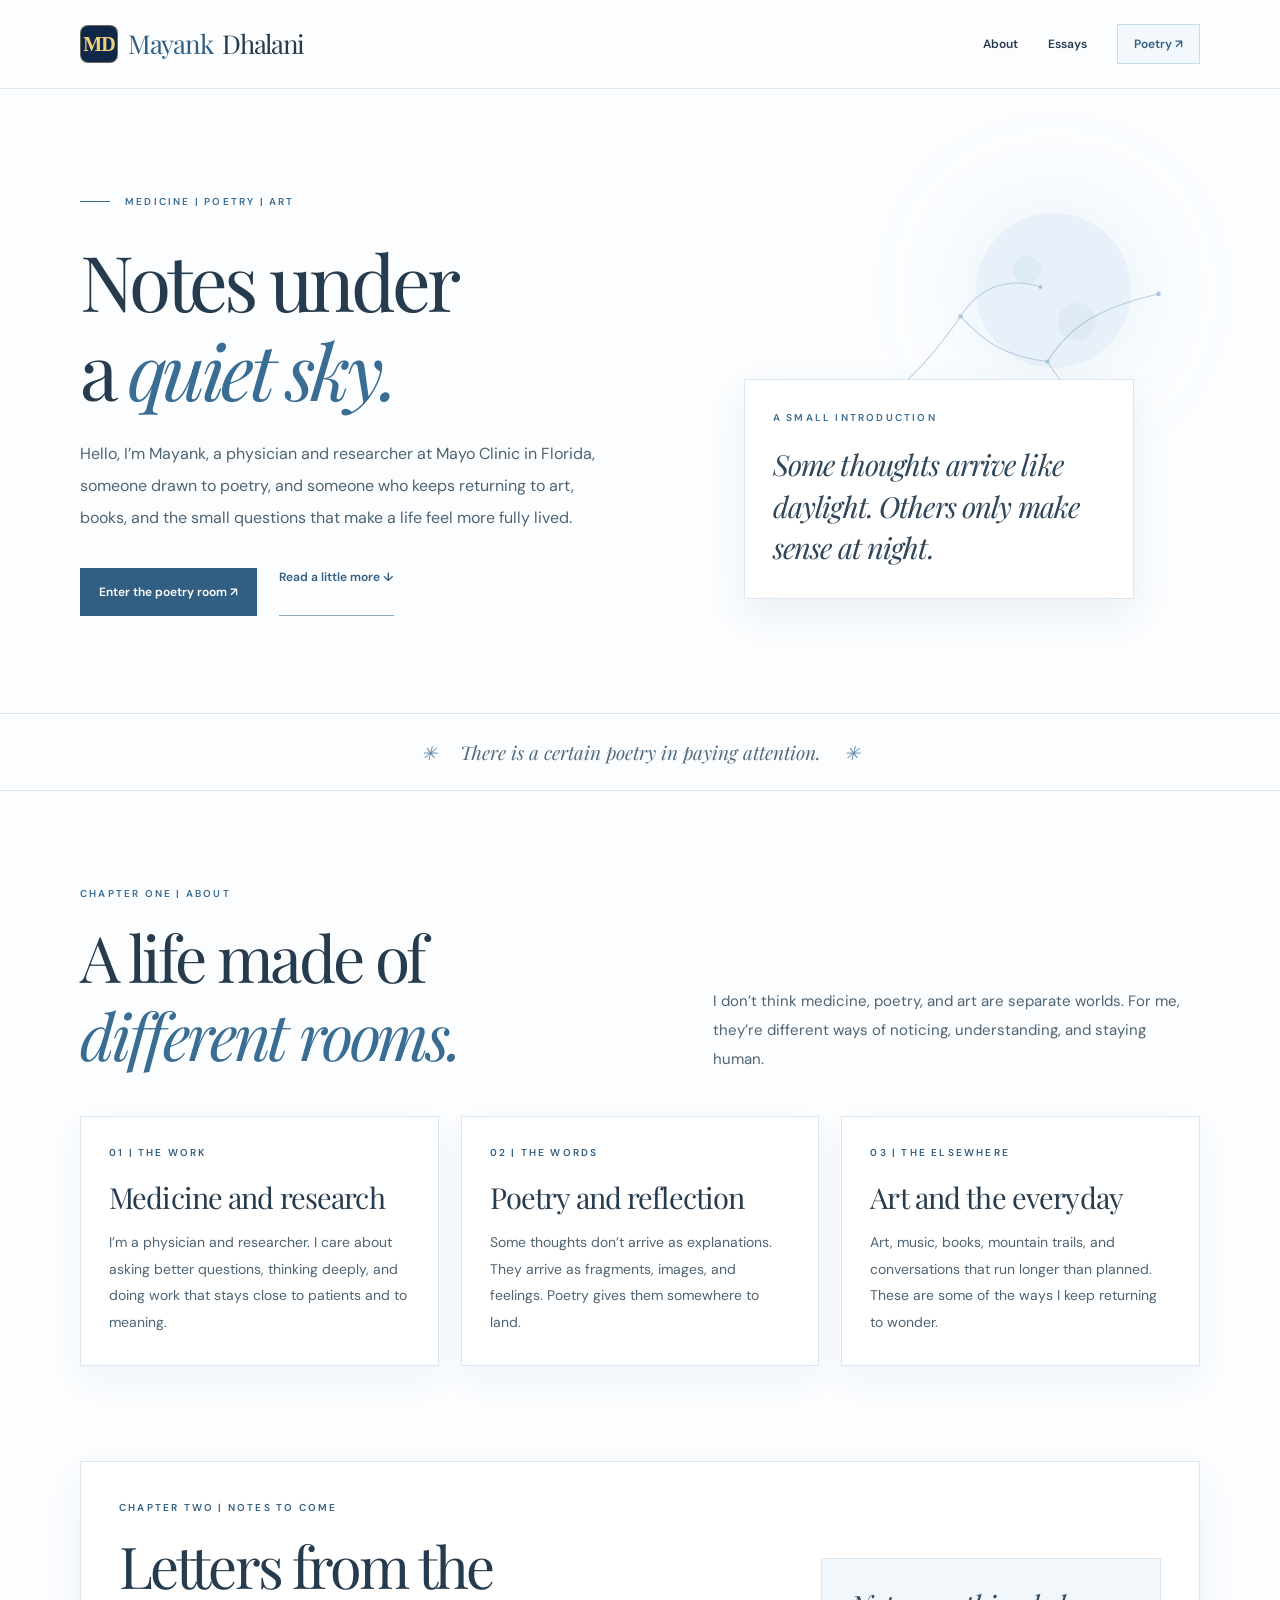
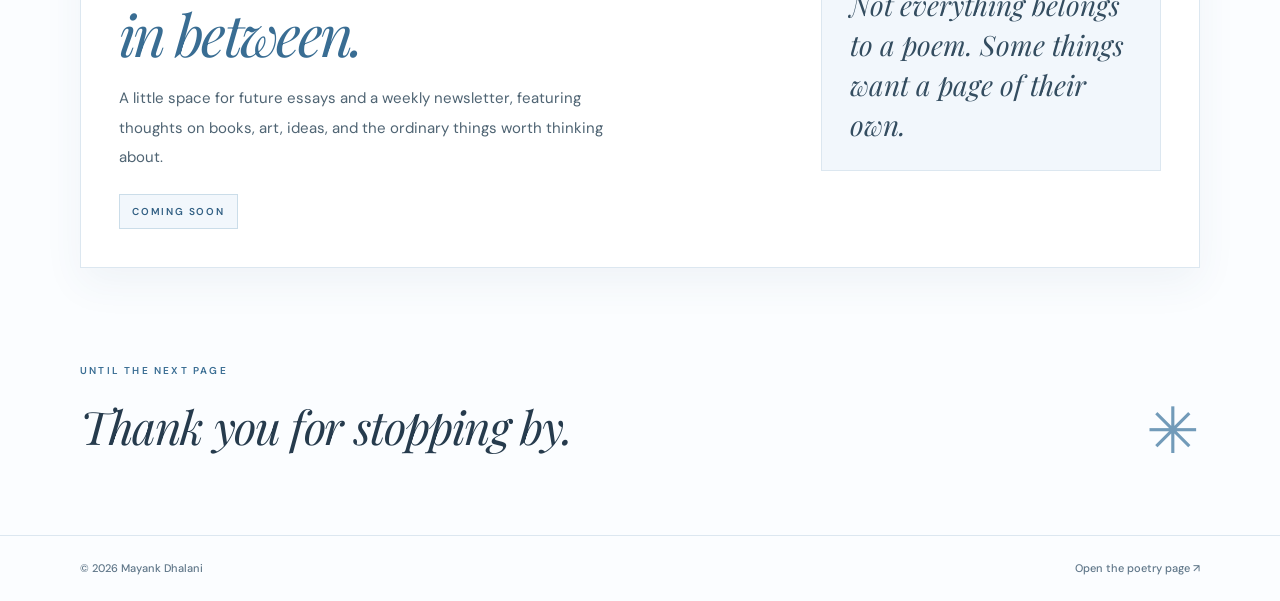
<file: index.html>
<!doctype html>
<html lang="en">
<head>
  <meta charset="utf-8">
  <meta name="viewport" content="width=device-width, initial-scale=1">
  <meta name="theme-color" content="#fbfdff">
  <meta name="description" content="Mayank Dhalani | medicine, poetry, art, and notes under a quiet sky.">
  <title>Mayank Dhalani | Notes Under a Quiet Sky</title>
  <link rel="icon" href="favicon.svg?v=4" type="image/svg+xml">
  <link rel="preconnect" href="https://fonts.googleapis.com">
  <link rel="preconnect" href="https://fonts.gstatic.com" crossorigin>
  <link href="https://fonts.googleapis.com/css2?family=DM+Sans:wght@400;500;600;700&family=Playfair+Display:ital,wght@0,400;0,500;1,400;1,500&display=swap" rel="stylesheet">
  <style>
    :root{
      color-scheme:light;
      --bg:#f3f8fc;--bg-soft:#eaf3f9;--panel:#ffffff;--panel-soft:#edf5fb;
      --accent:#7fa8c7;--accent-deep:#5f89ab;--text:#2d4353;--muted:#5f7280;--line:#d6e4ef;
      --serif:"Playfair Display",Georgia,serif;--sans:"DM Sans",system-ui,sans-serif;
    }
    *{box-sizing:border-box}html{scroll-behavior:smooth}body{margin:0;background:var(--bg);color:var(--text);font:400 15px/1.8 var(--sans);overflow-x:hidden;-webkit-font-smoothing:antialiased}a{color:inherit}a:focus-visible{outline:2px solid var(--accent-deep);outline-offset:4px}.container{width:min(1120px,calc(100% - 88px));margin-inline:auto}.micro{font:600 10px/1.6 var(--sans);letter-spacing:.22em;text-transform:uppercase}
    .sky{position:fixed;inset:0;z-index:-2;background:radial-gradient(circle at 80% 18%, rgba(167,202,228,.28), transparent 28%),radial-gradient(circle at 18% 72%, rgba(196,223,240,.35), transparent 34%),linear-gradient(160deg,#f8fbfe 0%, #eef5fa 55%, #e8f1f8 100%)}
    .sky:before,.sky:after{content:"";position:absolute;inset:0;background-image:radial-gradient(1px 1px at 8% 18%,#fff 95%,transparent),radial-gradient(1.6px 1.6px at 17% 56%,#fff 95%,transparent),radial-gradient(1px 1px at 26% 12%,#fff 95%,transparent),radial-gradient(1px 1px at 43% 62%,#fff 95%,transparent),radial-gradient(1.4px 1.4px at 56% 16%,#fff 95%,transparent),radial-gradient(1px 1px at 68% 43%,#fff 95%,transparent),radial-gradient(2px 2px at 79% 20%,#fff 95%,transparent),radial-gradient(1px 1px at 92% 28%,#fff 95%,transparent),radial-gradient(1.3px 1.3px at 88% 73%,#fff 95%,transparent),radial-gradient(1px 1px at 73% 81%,#fff 95%,transparent),radial-gradient(1.6px 1.6px at 54% 88%,#fff 95%,transparent);opacity:.32;filter:invert(1)}.sky:after{opacity:.12;transform:scale(1.2) rotate(15deg)}
    header{border-bottom:1px solid var(--line)}.nav{min-height:88px;display:flex;justify-content:space-between;align-items:center;gap:20px}.brand{text-decoration:none;font:400 26px/1.25 var(--serif);letter-spacing:-.05em;display:inline-flex;align-items:center;gap:10px}.brand img{width:34px;height:34px;flex:none}.brand span{color:var(--accent-deep)}.navlinks{display:flex;gap:30px;align-items:center}.navlinks a{text-decoration:none;font:600 12px/1.5 var(--sans);color:var(--text)}.navlinks a:hover,.pill:hover{color:var(--accent-deep)}.pill{padding:10px 16px;border:1px solid #b8d0e1;background:#f9fcff}
    .hero{padding:96px 0 88px;display:grid;grid-template-columns:1.08fr .92fr;align-items:center;gap:42px}.eyebrow{display:flex;align-items:center;gap:15px;color:var(--accent-deep)}.eyebrow:before{content:"";width:30px;height:1px;background:currentColor}.hero h1{font:400 clamp(54px,6vw,88px)/1.16 var(--serif);letter-spacing:-.055em;margin:26px 0 24px}.hero h1 em{color:var(--accent-deep);font-weight:400}.hero p{max-width:540px;color:var(--muted);font-size:16px;line-height:2;margin:0}.actions{display:flex;flex-wrap:wrap;gap:22px;margin-top:34px}.button{display:inline-flex;align-items:center;gap:14px;padding:14px 18px;background:var(--accent);border:1px solid var(--accent);text-decoration:none;font:600 12px/1.5 var(--sans);color:#fff}.button:hover{background:var(--accent-deep)}.textlink{text-decoration:none;border-bottom:1px solid #9fbfd7;color:var(--accent-deep);padding-bottom:5px;font:600 12px/1.5 var(--sans)}
    .hero-art{position:relative;height:440px}.moon{position:absolute;top:28px;right:14%;width:155px;height:155px;border-radius:50%;background:#edf4fa;box-shadow:0 0 80px rgba(180,210,230,.42),0 0 180px rgba(180,210,230,.18)}.moon:after{content:"";position:absolute;width:28px;height:28px;border-radius:50%;left:37px;top:43px;background:#dce7f1;opacity:.65;box-shadow:50px 52px 0 5px #dce7f1}.constellation{position:absolute;inset:20px 0 auto auto;width:70%;height:70%}.constellation svg{width:100%;height:100%}.note-card{position:absolute;left:8%;bottom:26px;width:min(390px,82%);padding:30px 28px;background:var(--panel);border:1px solid #d9e6f0;box-shadow:0 20px 40px rgba(92,126,153,.08)}.note-card .micro{color:var(--accent-deep)}.note-card p{font:italic 400 29px/1.42 var(--serif);letter-spacing:-.03em;margin:18px 0 0;color:var(--text)}
    .divider{border-top:1px solid var(--line);border-bottom:1px solid var(--line);padding:22px 0;text-align:center}.divider p{font:italic 400 19px/1.7 var(--serif);margin:0;color:#637583}.divider span{color:var(--accent-deep);padding-inline:18px}
    .about{padding:95px 0}.section-head{display:grid;grid-template-columns:1fr .85fr;gap:60px;align-items:end;margin-bottom:42px}.section-head .micro{color:var(--accent-deep)}.section-head h2{font:400 clamp(40px,5vw,66px)/1.22 var(--serif);letter-spacing:-.05em;margin:16px 0 0}.section-head h2 em{color:var(--accent-deep);font-weight:400}.section-head p{margin:0;color:var(--muted);line-height:1.95}.cards{display:grid;grid-template-columns:repeat(3,1fr);gap:22px}.card{background:var(--panel);border:1px solid #d9e6f0;padding:28px;min-height:250px;box-shadow:0 10px 26px rgba(92,126,153,.08)}.card h3{font:400 29px/1.3 var(--serif);letter-spacing:-.03em;margin:18px 0 12px}.card p{margin:0;color:var(--muted);font-size:14px;line-height:1.9}
    .essays{padding:0 0 95px}.essay-box{background:var(--panel);border:1px solid #d9e6f0;padding:38px;display:grid;grid-template-columns:1.1fr .9fr;gap:40px;align-items:center;box-shadow:0 10px 26px rgba(92,126,153,.08)}.essay-box h2{font:400 clamp(40px,4.5vw,60px)/1.18 var(--serif);letter-spacing:-.05em;margin:16px 0 16px}.essay-box h2 em{color:var(--accent-deep);font-weight:400}.essay-box p{margin:0;color:var(--muted);max-width:520px;line-height:1.95}.status{display:inline-block;margin-top:22px;padding:9px 12px;border:1px solid #bfd2e2;color:var(--accent-deep);font:600 10px/1.5 var(--sans);letter-spacing:.18em;text-transform:uppercase}.essay-note{justify-self:end;padding:26px 28px;background:var(--panel-soft);border:1px solid #d9e6f0;max-width:340px}.essay-note p{font:italic 400 28px/1.42 var(--serif);margin:0;color:#486172}
    .signoff{padding:0 0 76px;display:flex;justify-content:space-between;gap:30px;align-items:end}.signoff h2{font:italic 400 clamp(30px,3.7vw,46px)/1.4 var(--serif);letter-spacing:-.03em;margin:15px 0 0}.signoff .micro{color:var(--accent-deep)}.star{font:400 64px/1 var(--serif);color:var(--accent-deep)}
    footer{border-top:1px solid var(--line);padding:24px 0}.footer-inner{display:flex;justify-content:space-between;gap:20px;align-items:center}.footer-inner p,.footer-inner a{margin:0;text-decoration:none;color:#6e8190;font:500 11px/1.6 var(--sans)}
    @media(max-width:860px){.container{width:min(100% - 54px,720px)}.hero{grid-template-columns:1fr;gap:28px;padding-top:74px}.hero-art{height:350px}.section-head,.essay-box{grid-template-columns:1fr;gap:22px}.cards{grid-template-columns:1fr}.essay-note{justify-self:start}.signoff{padding-bottom:60px}}
    @media(max-width:620px){.container{width:calc(100% - 38px)}.nav{min-height:74px}.brand{font-size:21px}.brand img{width:30px;height:30px}.navlinks{gap:14px}.navlinks a{font-size:11px}.hero h1{font-size:clamp(50px,12vw,68px)}.note-card{left:2%;width:92%}.hero-art{height:330px}.about{padding:72px 0}.essay-box{padding:28px}.signoff{flex-wrap:wrap}.star{font-size:48px}}
  </style>
  <link rel="stylesheet" href="theme.css?v=4">
</head>
<body class="page-home">
  <div class="sky" aria-hidden="true"></div>
  <header><nav class="container nav"><a class="brand" href="./"><span class="brand-monogram" aria-hidden="true">MD</span><span>Mayank</span> Dhalani</a><div class="navlinks"><a href="#about">About</a><a href="#essays">Essays</a><a class="pill" href="poetry/">Poetry ↗</a></div></nav></header>
  <main>
    <section class="hero container">
      <div>
        <div class="eyebrow micro">Medicine | Poetry | Art</div>
        <h1>Notes under<br>a <em>quiet sky.</em></h1>
        <p>Hello, I’m Mayank, a physician and researcher at Mayo Clinic in Florida, someone drawn to poetry, and someone who keeps returning to art, books, and the small questions that make a life feel more fully lived.</p>
        <div class="actions"><a class="button" href="poetry/">Enter the poetry room ↗</a><a class="textlink" href="#about">Read a little more ↓</a></div>
      </div>
      <div class="hero-art" aria-hidden="true">
        <div class="moon"></div>
        <div class="constellation"><svg viewBox="0 0 400 260" xmlns="http://www.w3.org/2000/svg"><g stroke="#7fa8c7" stroke-width="1.2" fill="none" opacity=".8"><path d="M32 182 C75 145 96 121 124 81 C151 110 173 126 224 133 C250 91 286 70 352 55"/><path d="M124 81 C145 47 179 35 216 47"/><path d="M224 133 C242 163 264 183 300 194"/></g><g fill="#7fa8c7"><circle cx="32" cy="182" r="2.4"/><circle cx="124" cy="81" r="2.6"/><circle cx="224" cy="133" r="2.5"/><circle cx="352" cy="55" r="2.7"/><circle cx="216" cy="47" r="2.2"/><circle cx="300" cy="194" r="2.3"/></g></svg></div>
        <div class="note-card"><div class="micro">A small introduction</div><p>Some thoughts arrive like daylight. Others only make sense at night.</p></div>
      </div>
    </section>
    <div class="divider"><p><span aria-hidden="true">✳</span> There is a certain poetry in paying attention. <span aria-hidden="true">✳</span></p></div>
    <section id="about" class="about container">
      <div class="section-head"><div><div class="micro">Chapter one | About</div><h2>A life made of<br><em>different rooms.</em></h2></div><p>I don’t think medicine, poetry, and art are separate worlds. For me, they’re different ways of noticing, understanding, and staying human.</p></div>
      <div class="cards">
        <article class="card"><div class="micro" style="color:var(--accent-deep)">01 | The work</div><h3>Medicine and research</h3><p>I’m a physician and researcher. I care about asking better questions, thinking deeply, and doing work that stays close to patients and to meaning.</p></article>
        <article class="card"><div class="micro" style="color:var(--accent-deep)">02 | The words</div><h3>Poetry and reflection</h3><p>Some thoughts don’t arrive as explanations. They arrive as fragments, images, and feelings. Poetry gives them somewhere to land.</p></article>
        <article class="card"><div class="micro" style="color:var(--accent-deep)">03 | The elsewhere</div><h3>Art and the everyday</h3><p>Art, music, books, mountain trails, and conversations that run longer than planned. These are some of the ways I keep returning to wonder.</p></article>
      </div>
    </section>
    <section id="essays" class="essays container"><div class="essay-box"><div><div class="micro" style="color:var(--accent-deep)">Chapter two | Notes to come</div><h2>Letters from the<br><em>in between.</em></h2><p>A little space for future essays and a weekly newsletter, featuring thoughts on books, art, ideas, and the ordinary things worth thinking about.</p><span class="status">Coming soon</span></div><div class="essay-note"><p>Not everything belongs to a poem. Some things want a page of their own.</p></div></div></section>
    <section class="container signoff"><div><div class="micro">Until the next page</div><h2>Thank you for stopping by.</h2></div><div class="star" aria-hidden="true">✳</div></section>
  </main>
  <footer><div class="container footer-inner"><p>© <span id="year"></span> Mayank Dhalani</p><a href="poetry/">Open the poetry page ↗</a></div></footer>
  <script>document.getElementById('year').textContent=new Date().getFullYear();</script>
</body></html>
</file>
<file: theme.css>
/*
  MAYANK DHALANI
  One consistent visual language drawn from the individual poem reading page:
  near-white paper, deep ink, quiet blue accents and fine pale-blue borders.
  Dark mode has been intentionally retired.
*/
:root{
  color-scheme:light;
  --bg:#fbfdff;
  --bg-soft:#f2f7fc;
  --paper:#ffffff;
  --paper-soft:#f7fafc;
  --panel:#ffffff;
  --panel-soft:#edf5fb;
  --accent:#3f6f96;
  --accent-deep:#315f83;
  --text:#263b4d;
  --ink:#263b4d;
  --muted:#4f6473;
  --line:#dce7f0;
}
html{background:#fbfdff;scroll-behavior:smooth}
body{background:#fbfdff;color:#263b4d}
body.page-home,body.page-poetry{color:#263b4d}
a:focus-visible,input:focus-visible{outline:2px solid #315f83;outline-offset:4px}
header,footer,.divider,.running{border-color:#dce7f0}
header,footer{background:rgba(251,253,255,.96)}
.brand,.navlinks a{color:#263b4d}
.brand span:not(.brand-monogram){color:#315f83}
.navlinks a:hover,.navlinks .selected{color:#315f83}
.navlinks .selected{border-color:#8aabc5}
.eyebrow,.section-head .micro,.ending .micro,.signoff .micro,
.num,.count,.reader-date{color:#396d93}
.hero h1,.section-head h2,.reader h1,.ending h2,.signoff h2{color:#263b4d}
.hero h1 em,.section-head h2 em{color:#396d93}
.hero p,.section-head p,.essay-box p{color:#4f6473}
.divider p{color:#536b7c}
.divider span{color:#628bae}
.footer-inner p,.footer-inner a{color:#607789}

/* Homepage is bright and quiet, like the interior of a poem. */
body.page-home .sky{
  background:
    radial-gradient(ellipse at 77% 20%,rgba(179,210,232,.16),transparent 29%),
    radial-gradient(ellipse at 18% 70%,rgba(202,225,241,.16),transparent 37%),
    linear-gradient(155deg,#fbfdff 0%,#f8fbfe 63%,#f5f9fd 100%);
}
body.page-home .sky::before,body.page-home .sky::after{opacity:.06}
body.page-home .moon{
  background:#e8f1f9;
  box-shadow:0 0 75px rgba(160,198,225,.16),0 0 150px rgba(171,204,231,.09);
}
body.page-home .moon::after{background:#d7e8f4}
body.page-home .constellation{opacity:.62}
body.page-home .note-card{
  background:#ffffff;
  border:1px solid #dce7f0;
  box-shadow:0 16px 38px rgba(56,87,121,.08);
}
body.page-home .note-card .micro{color:#396d93}
body.page-home .note-card p{color:#30465a}
body.page-home .button{
  background:#315f83;
  border-color:#315f83;
  color:#ffffff;
}
body.page-home .button:hover{background:#244b6b}
body.page-home .textlink{color:#315f83;border-color:#8aabc5}
body.page-home .navlinks .pill{
  background:#f3f8fd;
  border-color:#c9dce9;
  color:#315f83;
}
body.page-home .cards .card{
  background:#ffffff;
  border:1px solid #dce7f0;
  box-shadow:0 14px 32px rgba(56,87,121,.055);
}
body.page-home .cards .card h3{color:#263b4d}
body.page-home .cards .card p{color:#4f6473}
body.page-home .essay-box{
  background:#ffffff;
  border:1px solid #dce7f0;
  box-shadow:0 16px 38px rgba(56,87,121,.06);
}
body.page-home .essay-box h2{color:#263b4d}
body.page-home .essay-box h2 em{color:#396d93}
body.page-home .essay-note{
  background:#f2f7fc;
  border:1px solid #dce7f0;
}
body.page-home .essay-note p{color:#344d60}
body.page-home .status{
  background:#f2f7fc;
  color:#315f83;
  border-color:#cbdde9;
}
body.page-home .star{color:#729bb9}

/* The poetry archive is the same soft paper, with Van Gogh as artwork, not wallpaper. */
body.page-poetry .bg{
  background:
    radial-gradient(ellipse at 76% 17%,rgba(179,210,233,.13),transparent 29%),
    linear-gradient(160deg,#fbfdff 0%,#f8fbfe 65%,#f5f9fd 100%);
}
body.page-poetry .swirl{opacity:.08}
body.page-poetry .stars::before,body.page-poetry .stars::after{opacity:.05}
body.page-poetry .running{color:#607789}
body.page-poetry .hero a{color:#315f83;border-color:#8aabc5}
body.page-poetry .scene{
  position:relative;
  margin:0;
  background:#ffffff;
  border:1px solid #dce7f0;
  border-radius:8px;
  box-shadow:0 16px 38px rgba(56,87,121,.09);
  padding:14px 14px 46px;
  overflow:hidden;
}
body.page-poetry .scene .moon,
body.page-poetry .scene .swirl-lines{display:none}
body.page-poetry .scene .starry-painting{
  display:block;
  position:absolute;
  top:14px;left:14px;right:14px;bottom:46px;
  width:calc(100% - 28px);
  height:calc(100% - 60px);
  object-fit:contain;
  background:#f5f8fb;
}
body.page-poetry .scene .painting-credit{
  display:block;
  position:absolute;
  left:16px;right:16px;bottom:13px;
  font:500 11px/1.5 "DM Sans",system-ui,sans-serif;
  text-align:center;
  letter-spacing:.01em;
  color:#617484;
  background:transparent;
}
body.page-poetry .scene .painting-credit a{
  display:inline;margin:0;padding:0;
  font:inherit;
  color:#315f83;
  text-decoration:underline;
  text-underline-offset:3px;
  border:0;
}
body.page-poetry .toolbar,body.page-poetry .item{border-color:#dce7f0}
body.page-poetry .search{
  background:#ffffff;
  color:#263b4d;
  border:1px solid #cbdce9;
  border-radius:5px;
}
body.page-poetry .search::placeholder{color:#718495}
body.page-poetry .searchwrap{color:#4f6473}
body.page-poetry .item:hover{background:rgba(239,247,253,.65)}
body.page-poetry .item h3 a{color:#263b4d}
body.page-poetry .item h3 a:hover{color:#315f83}
body.page-poetry .date{color:#607789}
body.page-poetry .excerpt{color:#4f6473}
body.page-poetry .read{color:#315f83;border-color:#8aabc5}

/* Opened poems retain their existing light, calm, high-contrast reading treatment. */
body.page-poetry.reading-mode{background:#fbfdff}
body.page-poetry.reading-mode .bg,
body.page-poetry.reading-mode .swirl,
body.page-poetry.reading-mode .stars{display:none}
body.page-poetry.reading-mode header,
body.page-poetry.reading-mode footer,
body.page-poetry.reading-mode .running,
body.page-poetry.reading-mode .reader{background:#fbfdff}
body.page-poetry .reader{background:#fbfdff;color:#263b4d}
body.page-poetry .reader h1{color:#23384b}
body.page-poetry .reader-date{color:#3d6f97}
body.page-poetry .back,
body.page-poetry .actions a{color:#305f86;border-color:#7ca7c9}
body.page-poetry .back:hover,
body.page-poetry .actions a:hover{color:#183e5e}
body.page-poetry .line{background:#d6e4ef}
body.page-poetry .body{
  color:#30465a;
  font-size:clamp(19px,2vw,23px);
  line-height:2.08;
}
body.page-poetry .body p{color:#30465a}
body.page-poetry .art{
  background:#ffffff;
  border:1px solid #d6e4ef;
  padding:clamp(15px,3vw,26px);
  box-shadow:0 16px 38px rgba(56,87,121,.08);
}
body.page-poetry .art img{
  background:#ffffff;
  max-height:610px;
  object-fit:contain;
}
body.page-poetry .art figcaption{color:#617484}
body.page-poetry .poem-navigation,
body.page-poetry .actions{border-color:#d6e4ef}
body.page-poetry .poem-nav-link{
  background:#edf5fc;
  border:1px solid #cfdfeb;
  color:#2a4963;
}
body.page-poetry .poem-nav-link:hover{
  background:#e3f0fa;
  border-color:#91b4cf;
}
body.page-poetry .poem-nav-link small{color:#426f93}
body.page-poetry .poem-nav-link strong{color:#2b4256}
body.page-poetry .ending{color:#263b4d}
body.page-poetry .ending h2{color:#334c60}
body.page-poetry .ending .micro{color:#416e91}

/* Preserve the restrained golden MD identity. */
.brand .brand-monogram{
  display:inline-flex;
  align-items:center;
  justify-content:center;
  flex:none;
  width:38px;
  height:38px;
  color:#f0d27e!important;
  background:#102747;
  border:1px solid rgba(240,210,126,.4);
  border-radius:8px;
  font-family:Georgia,"Times New Roman",serif;
  font-size:20px;
  font-style:normal;
  font-weight:600;
  letter-spacing:-.045em;
  line-height:1;
}
@media(max-width:820px){
  .nav{flex-wrap:wrap;padding-block:10px}
  .navlinks{flex-wrap:wrap;row-gap:10px}
}
@media(max-width:620px){
  .nav{justify-content:center}
  .nav .brand{width:100%;justify-content:center}
  .navlinks{width:100%;justify-content:center;gap:12px 16px}
  .brand .brand-monogram{width:32px;height:32px;font-size:17px}
  body.page-poetry .scene{padding:10px 10px 42px}
  body.page-poetry .scene .starry-painting{
    top:10px;left:10px;right:10px;bottom:42px;
    width:calc(100% - 20px);
    height:calc(100% - 52px);
  }
  body.page-poetry .scene .painting-credit{
    bottom:12px;left:10px;right:10px;font-size:10px
  }
}
@media(prefers-reduced-motion:reduce){html{scroll-behavior:auto}}
</file>
